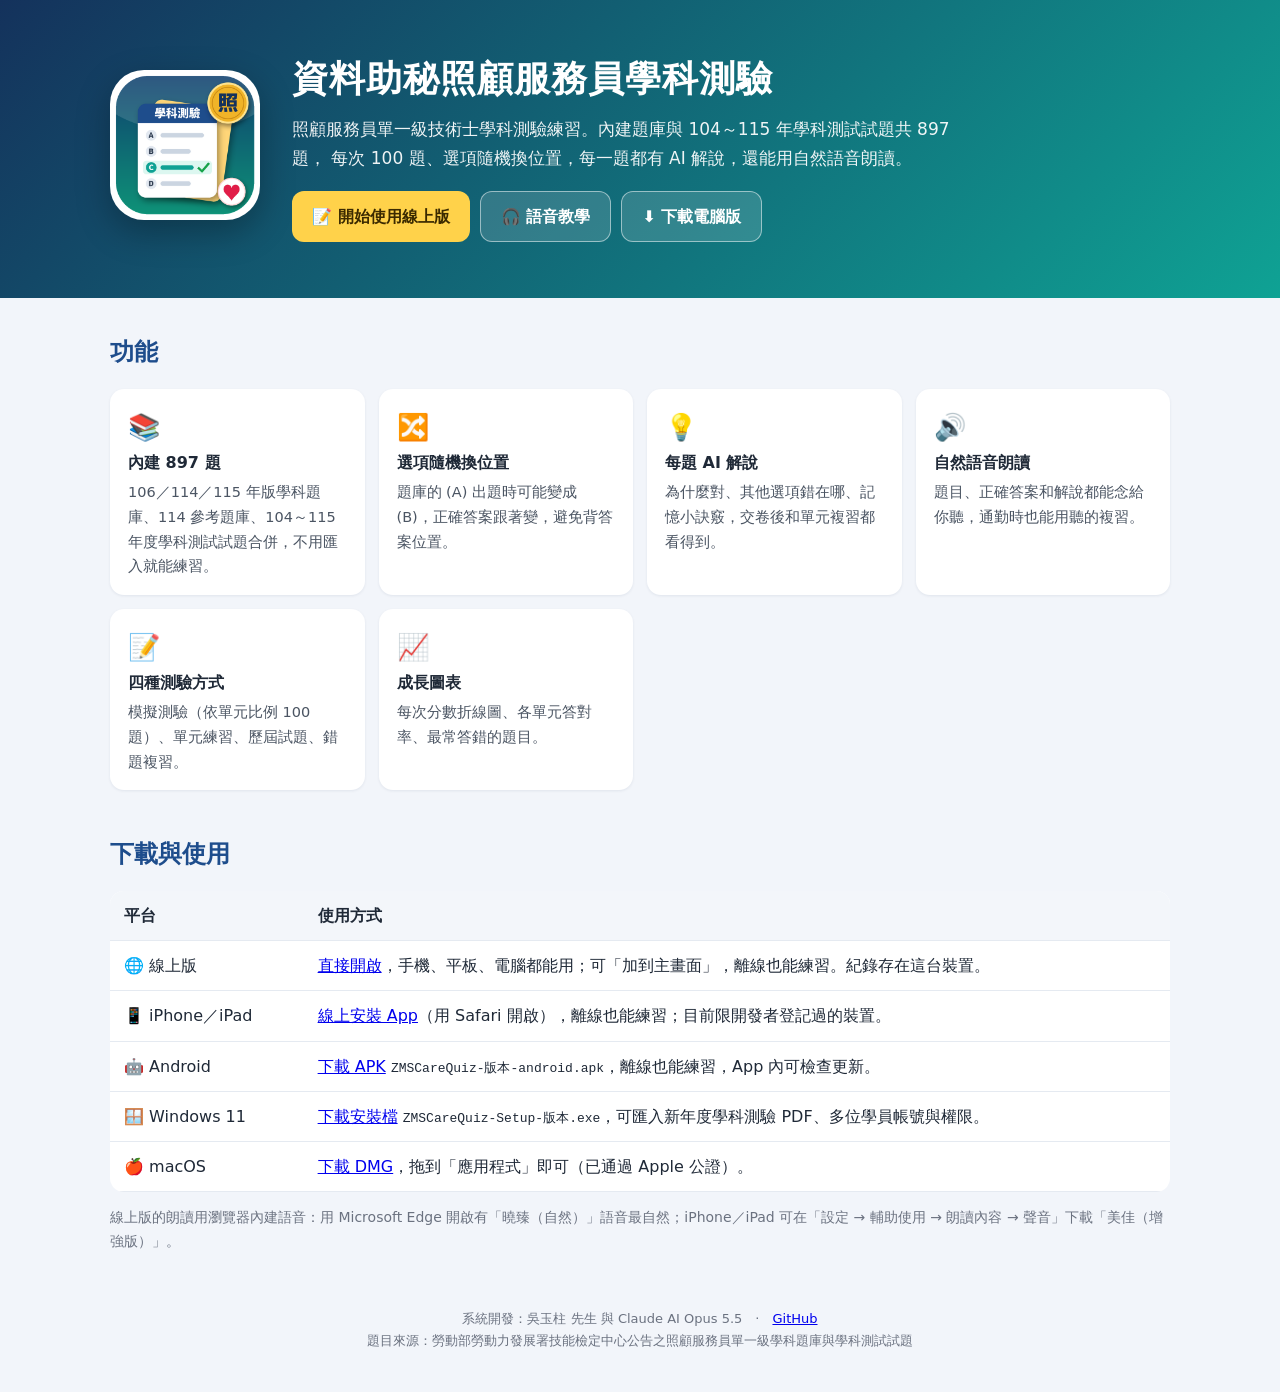
<file: docs/index.html>
<!doctype html>
<html lang="zh-Hant-TW">
<head>
<meta charset="utf-8">
<meta name="viewport" content="width=device-width, initial-scale=1, viewport-fit=cover">
<title>資料助秘照顧服務員學科測驗</title>
<meta name="description" content="照顧服務員單一級技術士學科測驗練習：內建 897 題、每次 100 題選項隨機換位、每題 AI 解說、自然語音朗讀、成績成長圖表。Windows、macOS、線上版。">
<meta name="theme-color" content="#14325C">
<link rel="icon" type="image/png" href="img/favicon-64.png">
<link rel="apple-touch-icon" href="img/apple-touch-icon.png">
<link rel="manifest" href="manifest.webmanifest">
<meta property="og:title" content="資料助秘照顧服務員學科測驗">
<meta property="og:description" content="照顧服務員學科測驗練習：每次 100 題選項換位、每題 AI 解說、成長圖表。">
<meta property="og:image" content="img/icon-512.png">
<style>
  :root { --primary: #1E4D8C; --text: #1F2937; --muted: #6B7280; }
  * { box-sizing: border-box; }
  body { margin: 0; font-family: "Noto Sans TC", "Microsoft JhengHei", "PingFang TC", system-ui, sans-serif; color: var(--text);
    background: #F2F5FA; line-height: 1.7; }
  .hero { background: linear-gradient(135deg, #14325C, #0FA294); color: #fff; padding: 48px 20px 56px; padding-top: max(48px, env(safe-area-inset-top)); }
  .wrap { max-width: 1060px; margin: 0 auto; }
  .hero .wrap { display: flex; gap: 32px; align-items: center; flex-wrap: wrap; }
  .hero img { width: 150px; height: 150px; border-radius: 34px; box-shadow: 0 12px 34px rgba(0,0,0,.28); background: #fff; }
  .hero h1 { margin: 0 0 6px; font-size: 36px; letter-spacing: 1px; }
  .hero p { margin: 0 0 18px; font-size: 17px; opacity: .93; max-width: 660px; }
  .cta { display: flex; gap: 10px; flex-wrap: wrap; }
  .btn { display: inline-flex; align-items: center; gap: 8px; padding: 11px 20px; border-radius: 12px; font-weight: 700; text-decoration: none; font-size: 16px; }
  .btn.main { background: #FFD24A; color: #3B2A00; }
  .btn.sub { background: rgba(255,255,255,.14); color: #fff; border: 1.5px solid rgba(255,255,255,.5); }
  section { padding: 34px 20px 10px; }
  h2 { font-size: 24px; margin: 0 0 16px; color: var(--primary); }
  .grid { display: grid; grid-template-columns: repeat(auto-fill, minmax(230px, 1fr)); gap: 14px; }
  .f { background: #fff; border-radius: 14px; padding: 16px 18px; box-shadow: 0 1px 3px rgba(15,40,80,.08); }
  .f b { display: block; font-size: 16px; margin-bottom: 4px; }
  .f .e { font-size: 26px; }
  .f p { margin: 0; color: #4B5563; font-size: 14.5px; }
  table { width: 100%; border-collapse: collapse; background: #fff; border-radius: 14px; overflow: hidden; }
  th, td { padding: 11px 14px; text-align: left; border-bottom: 1px solid #E5EAF1; }
  th { background: #F3F6FA; }
  footer { text-align: center; color: var(--muted); font-size: 13px; padding: 30px 20px 40px; padding-bottom: max(40px, env(safe-area-inset-bottom)); }
  @media (max-width: 720px) {
    .hero { padding: 32px 16px 40px; }
    .hero img { width: 110px; height: 110px; border-radius: 26px; }
    .hero h1 { font-size: 27px; }
    section { padding: 26px 14px 6px; }
    th, td { padding: 9px 10px; font-size: 14.5px; }
  }
</style>
</head>
<body>
<div class="hero"><div class="wrap">
  <img src="img/icon-512.png" alt="資料助秘照顧服務員學科測驗圖示">
  <div>
    <h1>資料助秘照顧服務員學科測驗</h1>
    <p>照顧服務員單一級技術士學科測驗練習。內建題庫與 104～115 年學科測試試題共 897 題，
      每次 100 題、選項隨機換位置，每一題都有 AI 解說，還能用自然語音朗讀。</p>
    <div class="cta">
      <a class="btn main" href="app/">📝 開始使用線上版</a>
      <a class="btn sub" href="app/#learn">🎧 語音教學</a>
      <a class="btn sub" href="#download">⬇ 下載電腦版</a>
    </div>
  </div>
</div></div>

<section><div class="wrap">
  <h2>功能</h2>
  <div class="grid">
    <div class="f"><span class="e">📚</span><b>內建 897 題</b><p>106／114／115 年版學科題庫、114 參考題庫、104～115 年度學科測試試題合併，不用匯入就能練習。</p></div>
    <div class="f"><span class="e">🔀</span><b>選項隨機換位置</b><p>題庫的 (A) 出題時可能變成 (B)，正確答案跟著變，避免背答案位置。</p></div>
    <div class="f"><span class="e">💡</span><b>每題 AI 解說</b><p>為什麼對、其他選項錯在哪、記憶小訣竅，交卷後和單元複習都看得到。</p></div>
    <div class="f"><span class="e">🔊</span><b>自然語音朗讀</b><p>題目、正確答案和解說都能念給你聽，通勤時也能用聽的複習。</p></div>
    <div class="f"><span class="e">📝</span><b>四種測驗方式</b><p>模擬測驗（依單元比例 100 題）、單元練習、歷屆試題、錯題複習。</p></div>
    <div class="f"><span class="e">📈</span><b>成長圖表</b><p>每次分數折線圖、各單元答對率、最常答錯的題目。</p></div>
  </div>
</div></section>

<section id="download"><div class="wrap">
  <h2>下載與使用</h2>
  <table>
    <tr><th>平台</th><th>使用方式</th></tr>
    <tr><td>🌐 線上版</td><td><a href="app/">直接開啟</a>，手機、平板、電腦都能用；可「加到主畫面」，離線也能練習。紀錄存在這台裝置。</td></tr>
    <tr><td>📱 iPhone／iPad</td><td><a href="ios/">線上安裝 App</a>（用 Safari 開啟），離線也能練習；目前限開發者登記過的裝置。</td></tr>
    <tr><td>🤖 Android</td><td><a href="https://github.com/achir1015/zms-care-quiz/releases/latest">下載 APK</a> <code>ZMSCareQuiz-版本-android.apk</code>，離線也能練習，App 內可檢查更新。</td></tr>
    <tr><td>🪟 Windows 11</td><td><a href="https://github.com/achir1015/zms-care-quiz/releases/latest">下載安裝檔</a> <code>ZMSCareQuiz-Setup-版本.exe</code>，可匯入新年度學科測驗 PDF、多位學員帳號與權限。</td></tr>
    <tr><td>🍎 macOS</td><td><a href="https://github.com/achir1015/zms-care-quiz/releases/latest">下載 DMG</a>，拖到「應用程式」即可（已通過 Apple 公證）。</td></tr>
  </table>
  <p style="color:var(--muted);font-size:14px">線上版的朗讀用瀏覽器內建語音：用 Microsoft Edge 開啟有「曉臻（自然）」語音最自然；iPhone／iPad 可在「設定 → 輔助使用 → 朗讀內容 → 聲音」下載「美佳（增強版）」。</p>
</div></section>

<footer>系統開發：吳玉柱 先生 與 Claude AI Opus 5.5　·　<a href="https://github.com/achir1015/zms-care-quiz">GitHub</a><br>
  題目來源：勞動部勞動力發展署技能檢定中心公告之照顧服務員單一級學科題庫與學科測試試題</footer>
</body>
</html>
</file>
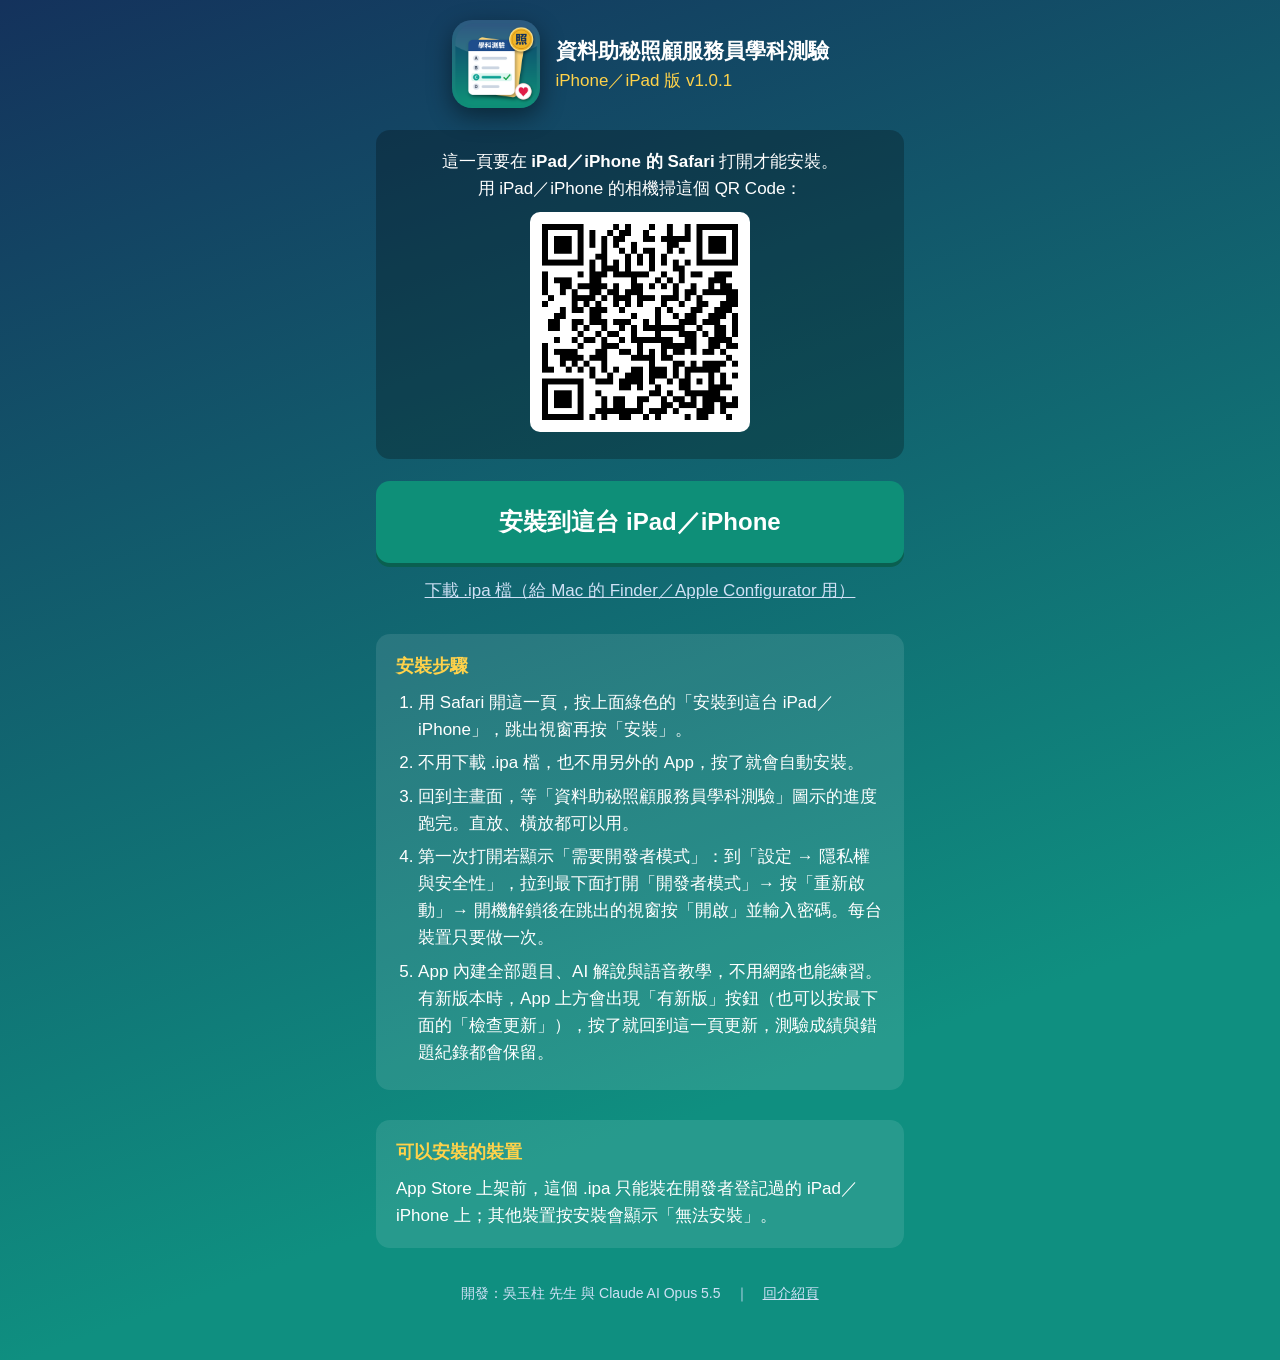
<file: docs/ios/index.html>
<!doctype html>
<html lang="zh-Hant">
<head>
<meta charset="utf-8">
<meta name="viewport" content="width=device-width, initial-scale=1">
<title>安裝資料助秘照顧服務員學科測驗（iPhone／iPad）</title>
<link rel="apple-touch-icon" href="icon-180.png">
<style>
  :root { --bg: #14325C; --card: rgba(255,255,255,.10); --fg: #ffffff; --dim: #cfe0f5; --gold: #FFD24A; --red: #0E8F78; }
  * { box-sizing: border-box; }
  body { margin: 0; background: linear-gradient(160deg, #14325C, #0F8F80 75%); color: var(--fg); font: 17px/1.6 -apple-system, "PingFang TC", "Noto Sans TC", sans-serif; min-height: 100vh; }
  main { max-width: 560px; margin: 0 auto; padding: 20px 16px 56px; text-align: center; }
  .head { display: flex; align-items: center; justify-content: center; gap: 16px; text-align: left; }
  img.icon { width: 88px; height: 88px; border-radius: 20px; box-shadow: 0 8px 24px rgba(0,0,0,.45); }
  h1 { margin: 0; font-size: 21px; }
  .ver { color: var(--gold); margin: 0; }
  .install { margin-top: 22px; }
  a.btn { display: block; padding: 22px 16px; border-radius: 14px; background: var(--red); color: #fff; font-size: 24px; font-weight: 700; text-decoration: none; box-shadow: 0 4px 0 #0a5f50; }
  a.btn:active { transform: translateY(2px); box-shadow: 0 2px 0 #0a5f50; }
  a.sub { display: inline-block; margin-top: 14px; color: var(--dim); }
  .card { margin-top: 30px; padding: 18px 20px; background: var(--card); border-radius: 14px; text-align: left; }
  .card h2 { margin: 0 0 8px; font-size: 18px; color: var(--gold); }
  ol { margin: 0; padding-left: 1.3em; }
  li { margin: 6px 0; }
  .pc { display: none; margin-top: 22px; padding: 18px; border-radius: 14px; background: rgba(0,0,0,.25); }
  .pc img { width: 220px; height: 220px; background: #fff; border-radius: 10px; margin-top: 10px; }
  html.is-pc .pc { display: block; }
  html.is-ios a.sub { display: none; }
  footer { margin-top: 34px; color: var(--dim); font-size: 14px; }
</style>
</head>
<body>
<main>
  <div class="head">
    <img class="icon" src="icon-512.png" alt="資料助秘照顧服務員學科測驗圖示">
    <div><h1>資料助秘照顧服務員學科測驗</h1><p class="ver" id="ver">iPhone／iPad 版</p></div>
  </div>
  <div class="pc">這一頁要在 <b>iPad／iPhone 的 Safari</b> 打開才能安裝。<br>用 iPad／iPhone 的相機掃這個 QR Code：<br><img src="qr.png" alt="安裝頁 QR Code"></div>
  <div class="install"><a class="btn" href="itms-services://?action=download-manifest&amp;url=https://achir1015.github.io/zms-care-quiz/ios/manifest.plist">安裝到這台 iPad／iPhone</a>
  <a class="sub" href="https://github.com/achir1015/zms-care-quiz/releases/latest/download/ZMSCareQuiz-ios.ipa">下載 .ipa 檔（給 Mac 的 Finder／Apple Configurator 用）</a></div>
  <div class="card">
    <h2>安裝步驟</h2>
    <ol>
      <li>用 Safari 開這一頁，按上面綠色的「安裝到這台 iPad／iPhone」，跳出視窗再按「安裝」。</li>
      <li>不用下載 .ipa 檔，也不用另外的 App，按了就會自動安裝。</li>
      <li>回到主畫面，等「資料助秘照顧服務員學科測驗」圖示的進度跑完。直放、橫放都可以用。</li>
      <li>第一次打開若顯示「需要開發者模式」：到「設定 → 隱私權與安全性」，拉到最下面打開「開發者模式」→ 按「重新啟動」→ 開機解鎖後在跳出的視窗按「開啟」並輸入密碼。每台裝置只要做一次。</li>
      <li>App 內建全部題目、AI 解說與語音教學，不用網路也能練習。有新版本時，App 上方會出現「有新版」按鈕（也可以按最下面的「檢查更新」），按了就回到這一頁更新，測驗成績與錯題紀錄都會保留。</li>
    </ol>
  </div>
  <div class="card">
    <h2>可以安裝的裝置</h2>
    <p style="margin:0">App Store 上架前，這個 .ipa 只能裝在開發者登記過的 iPad／iPhone 上；其他裝置按安裝會顯示「無法安裝」。</p>
  </div>
  <footer>開發：吳玉柱 先生 與 Claude AI Opus 5.5　｜　<a href="../" style="color:var(--dim)">回介紹頁</a></footer>
</main>
<script>
  // 電腦開啟時多顯示 QR Code 讓 iPad／iPhone 掃；
  // iPad 的 Safari 預設送電腦版 UA（Macintosh），要用觸控點數判斷
  var ios = /iPad|iPhone|iPod/.test(navigator.userAgent) || (/Macintosh/.test(navigator.userAgent) && navigator.maxTouchPoints > 1);
  document.documentElement.className = ios ? 'is-ios' : 'is-pc';
  fetch('manifest.plist').then(function (r) { return r.text(); }).then(function (t) {
    var m = t.match(/<key>bundle-version<\/key>\s*<string>([^<]+)<\/string>/);
    if (m) document.getElementById('ver').textContent = 'iPhone／iPad 版 v' + m[1];
  }).catch(function () {});
</script>
</body>
</html>
</file>
